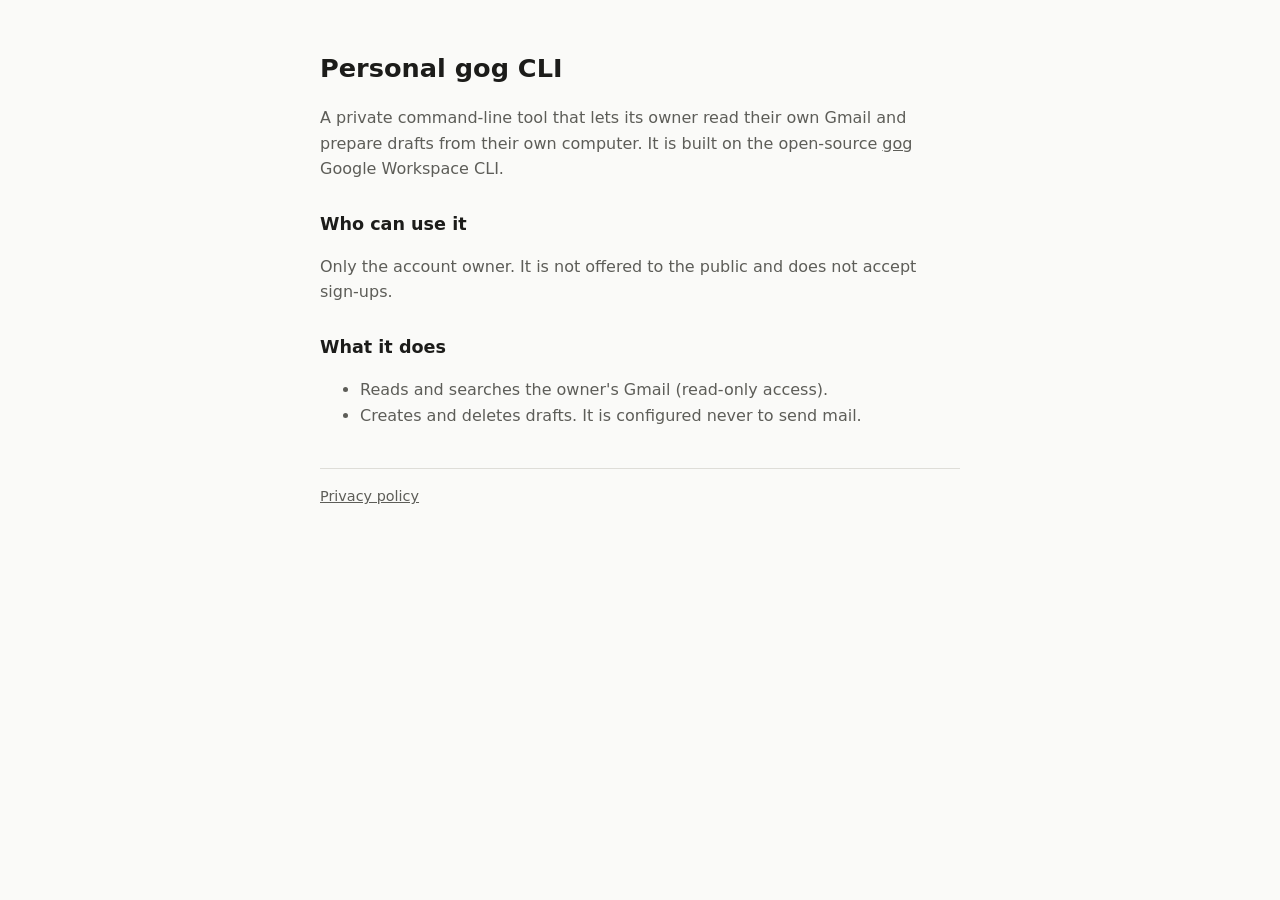
<file: index.html>
<!doctype html>
<html lang="en"><head><meta charset="utf-8"><meta name="viewport" content="width=device-width,initial-scale=1">
<title>Personal gog CLI</title><link rel="stylesheet" href="style.css"></head>
<body><main>
<h1>Personal gog CLI</h1>
<p>A private command-line tool that lets its owner read their own Gmail and prepare drafts from their own computer. It is built on the open-source <a href="https://gogcli.sh">gog</a> Google Workspace CLI.</p>
<h2>Who can use it</h2>
<p>Only the account owner. It is not offered to the public and does not accept sign-ups.</p>
<h2>What it does</h2>
<ul><li>Reads and searches the owner's Gmail (read-only access).</li><li>Creates and deletes drafts. It is configured never to send mail.</li></ul>
<footer><a href="privacy.html">Privacy policy</a></footer>
</main></body></html>
</file>
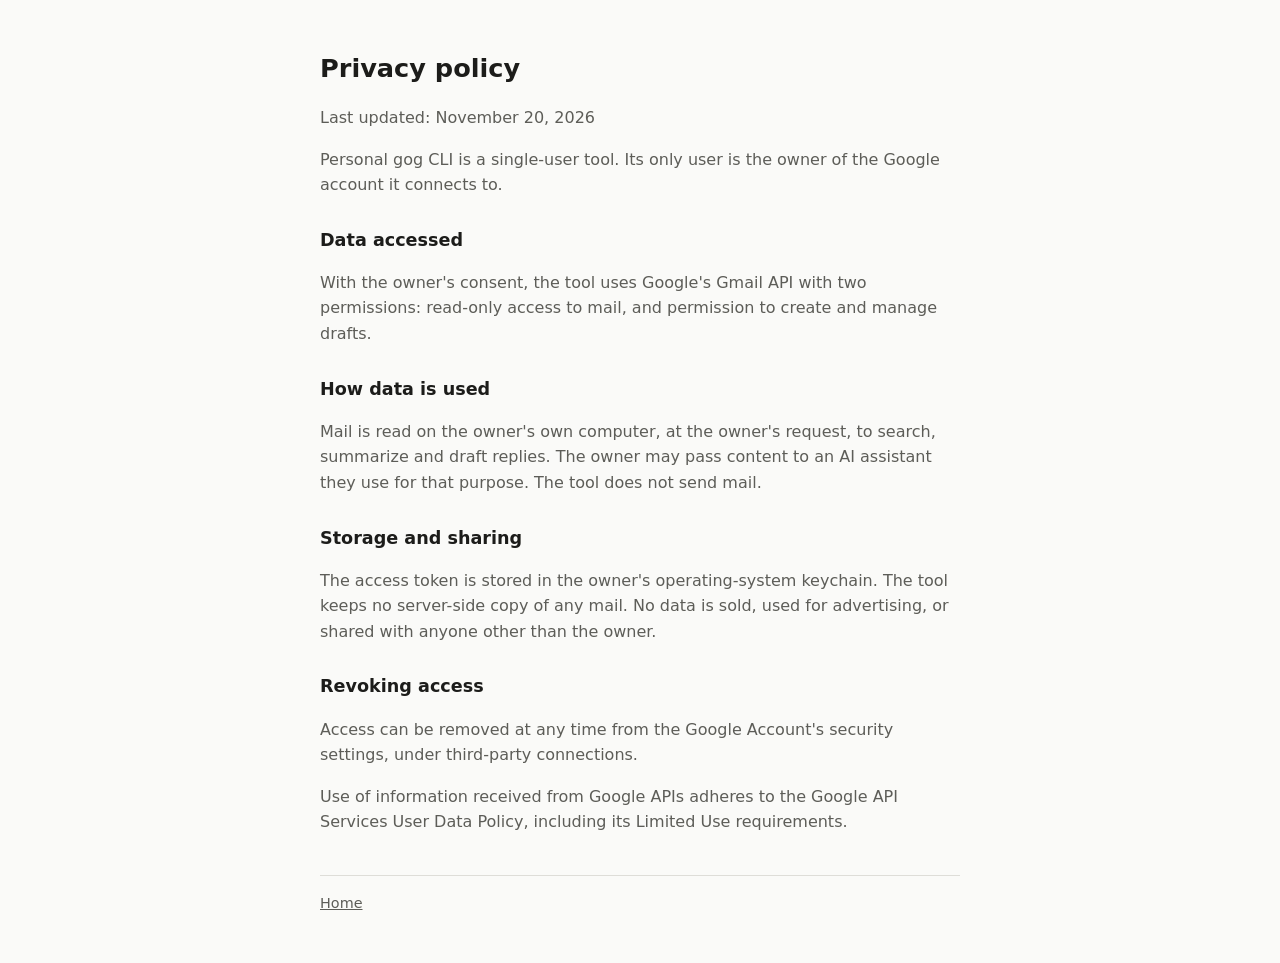
<file: privacy.html>
<!doctype html>
<html lang="en"><head><meta charset="utf-8"><meta name="viewport" content="width=device-width,initial-scale=1">
<title>Privacy Policy</title><link rel="stylesheet" href="style.css"></head>
<body><main>
<h1>Privacy policy</h1>
<p>Last updated: November 20, 2026</p>
<p>Personal gog CLI is a single-user tool. Its only user is the owner of the Google account it connects to.</p>
<h2>Data accessed</h2>
<p>With the owner's consent, the tool uses Google's Gmail API with two permissions: read-only access to mail, and permission to create and manage drafts.</p>
<h2>How data is used</h2>
<p>Mail is read on the owner's own computer, at the owner's request, to search, summarize and draft replies. The owner may pass content to an AI assistant they use for that purpose. The tool does not send mail.</p>
<h2>Storage and sharing</h2>
<p>The access token is stored in the owner's operating-system keychain. The tool keeps no server-side copy of any mail. No data is sold, used for advertising, or shared with anyone other than the owner.</p>
<h2>Revoking access</h2>
<p>Access can be removed at any time from the Google Account's security settings, under third-party connections.</p>
<p>Use of information received from Google APIs adheres to the Google API Services User Data Policy, including its Limited Use requirements.</p>
<footer><a href="index.html">Home</a></footer>
</main></body></html>
</file>
<file: style.css>
:root{--bg:#fafaf8;--fg:#1c1c1a;--muted:#5d5d58;--line:#deddd8}
@media (prefers-color-scheme:dark){:root{--bg:#161615;--fg:#ecebe6;--muted:#a3a29c;--line:#33332f}}
body{margin:0;background:var(--bg);color:var(--fg);font:16px/1.6 system-ui,-apple-system,sans-serif}
main{max-width:640px;margin:0 auto;padding:48px 16px}
h1{font-size:1.6rem;margin:0 0 8px}h2{font-size:1.1rem;margin:28px 0 6px}
p,li{color:var(--muted)}a{color:inherit}footer{margin-top:40px;padding-top:16px;border-top:1px solid var(--line);font-size:.9rem;color:var(--muted)}
</file>
